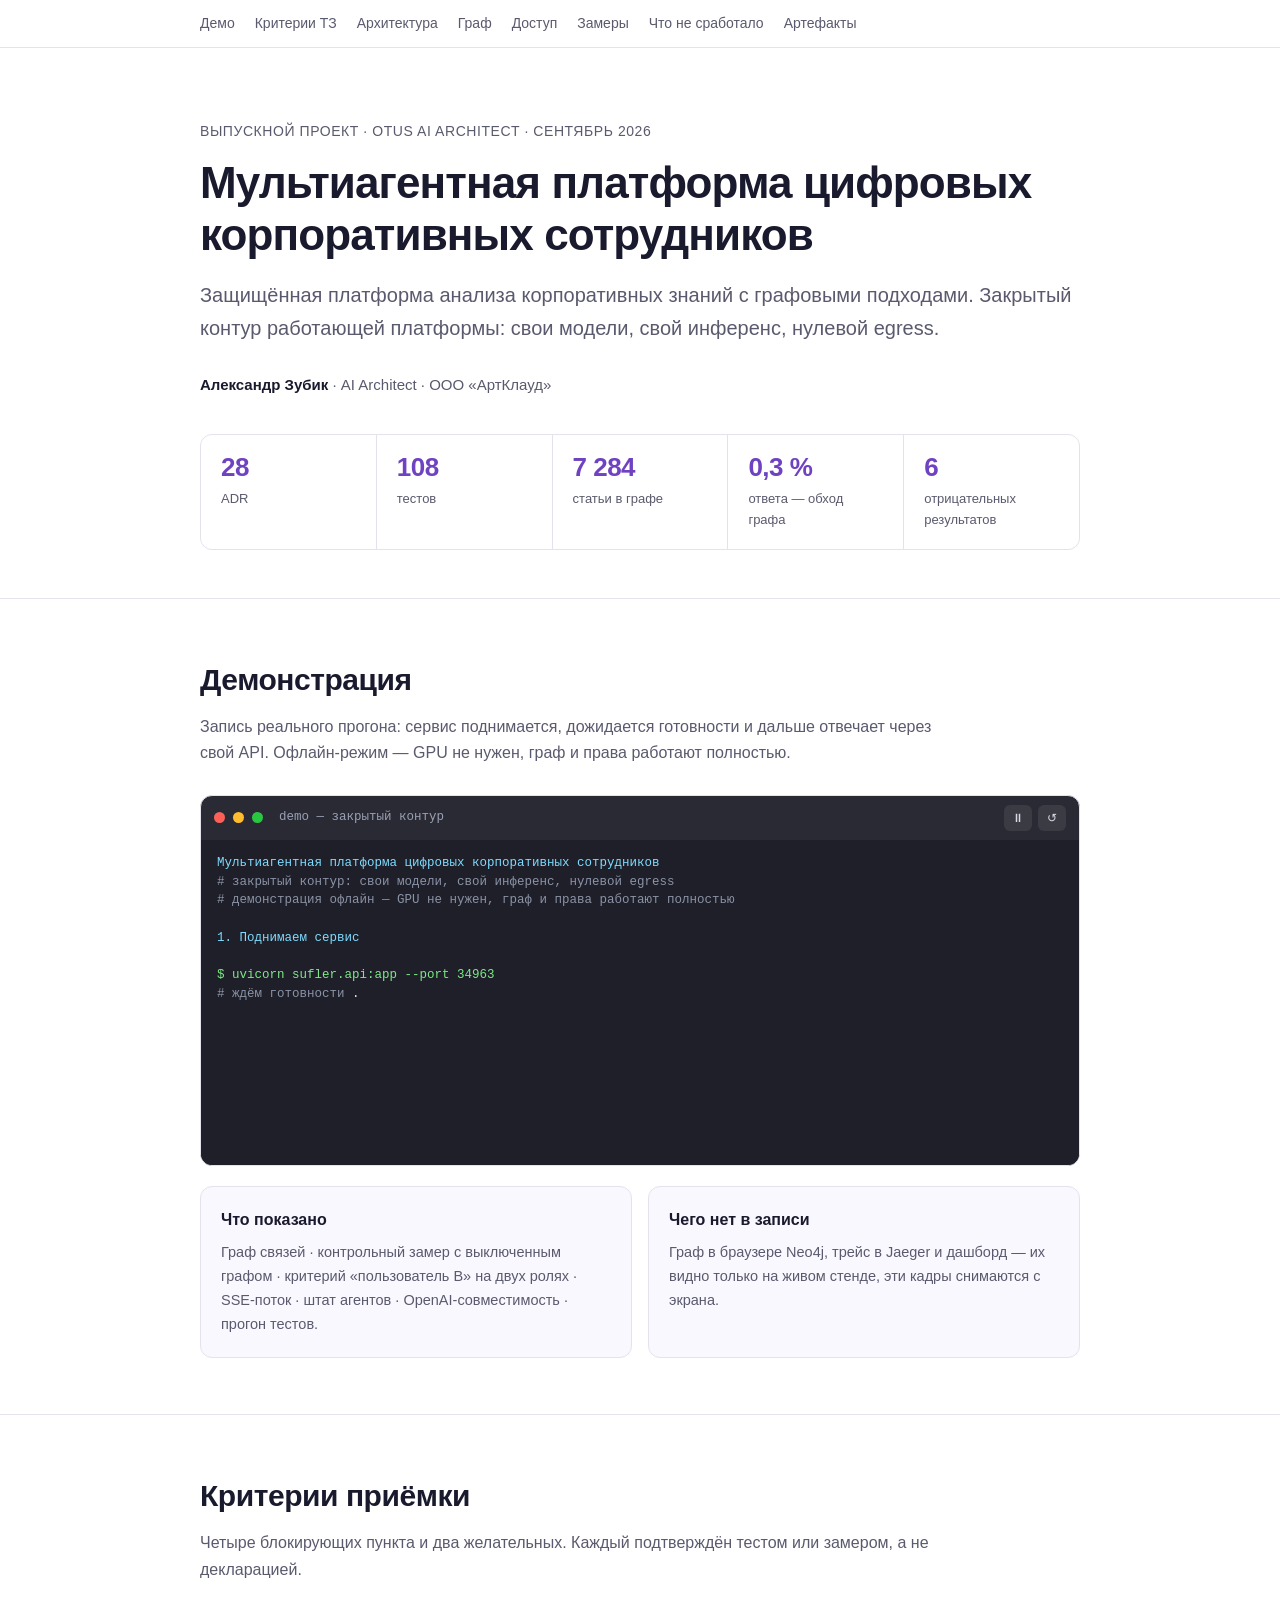
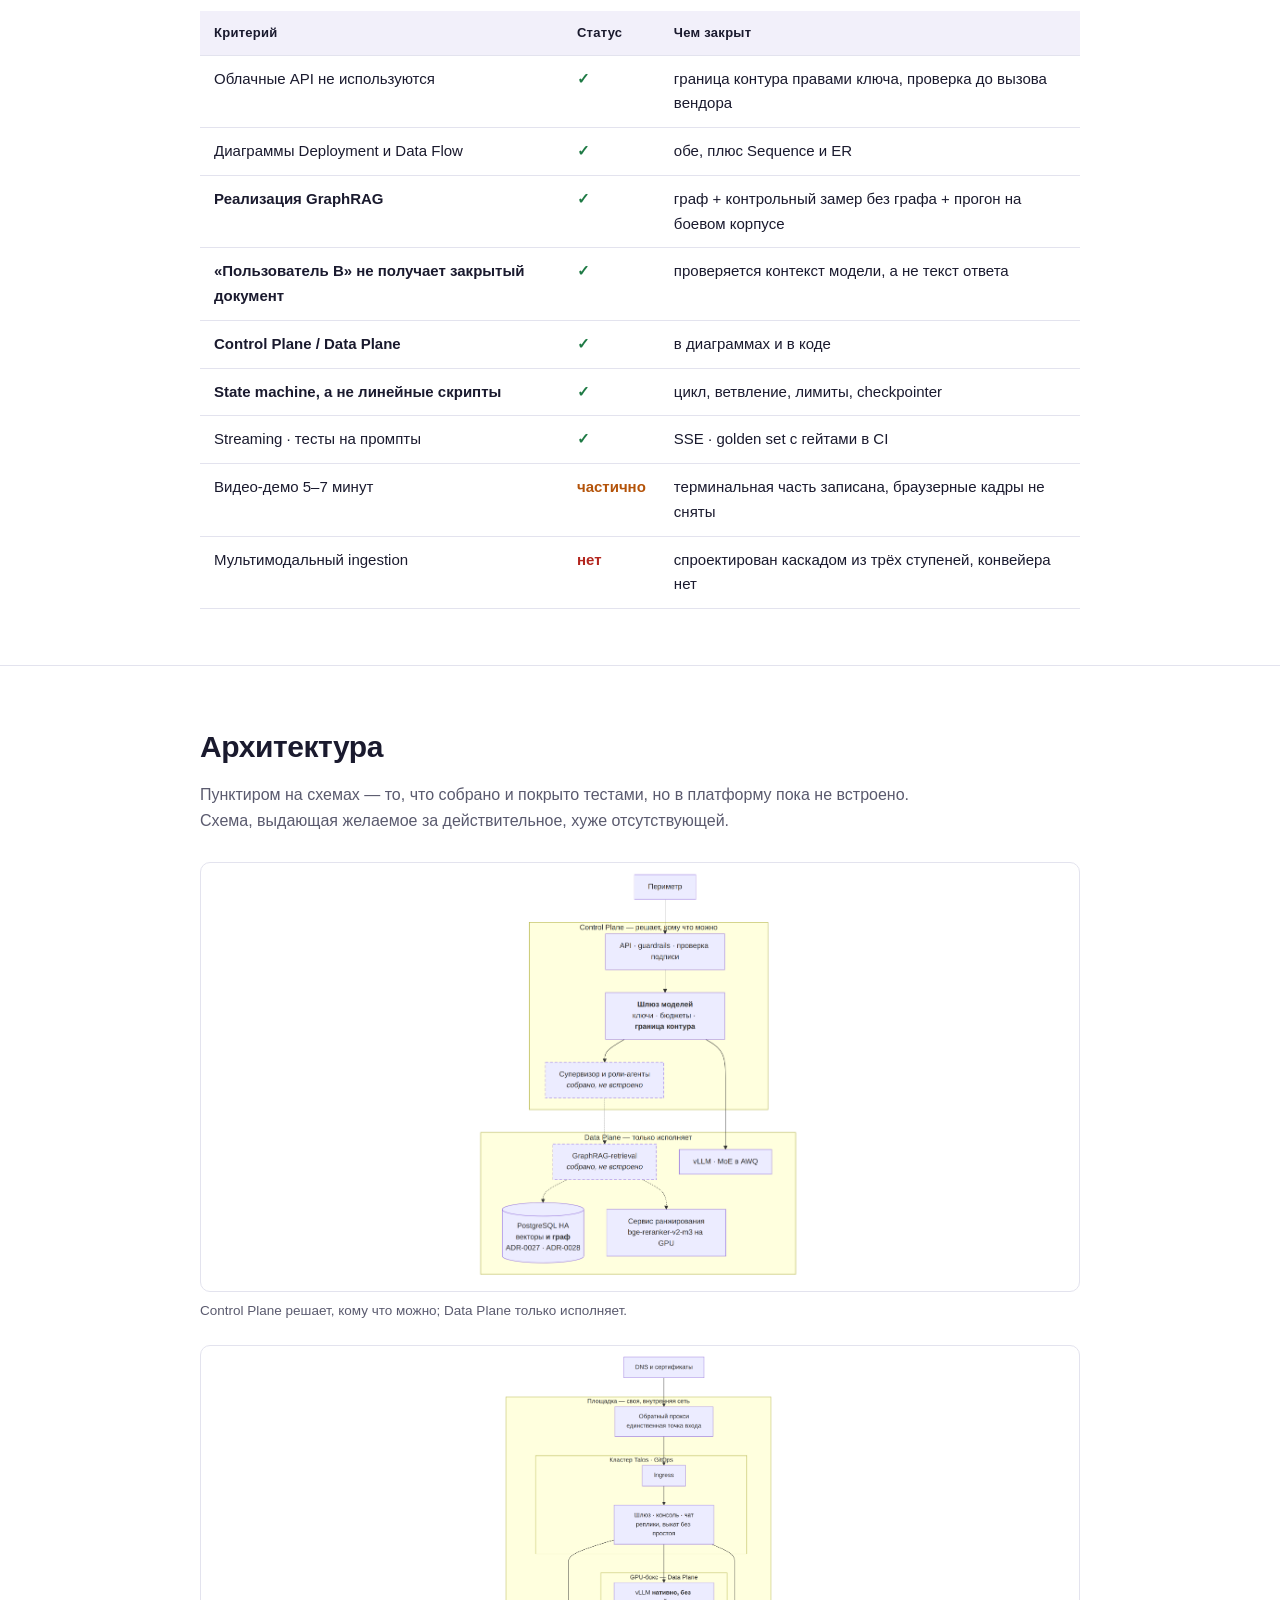
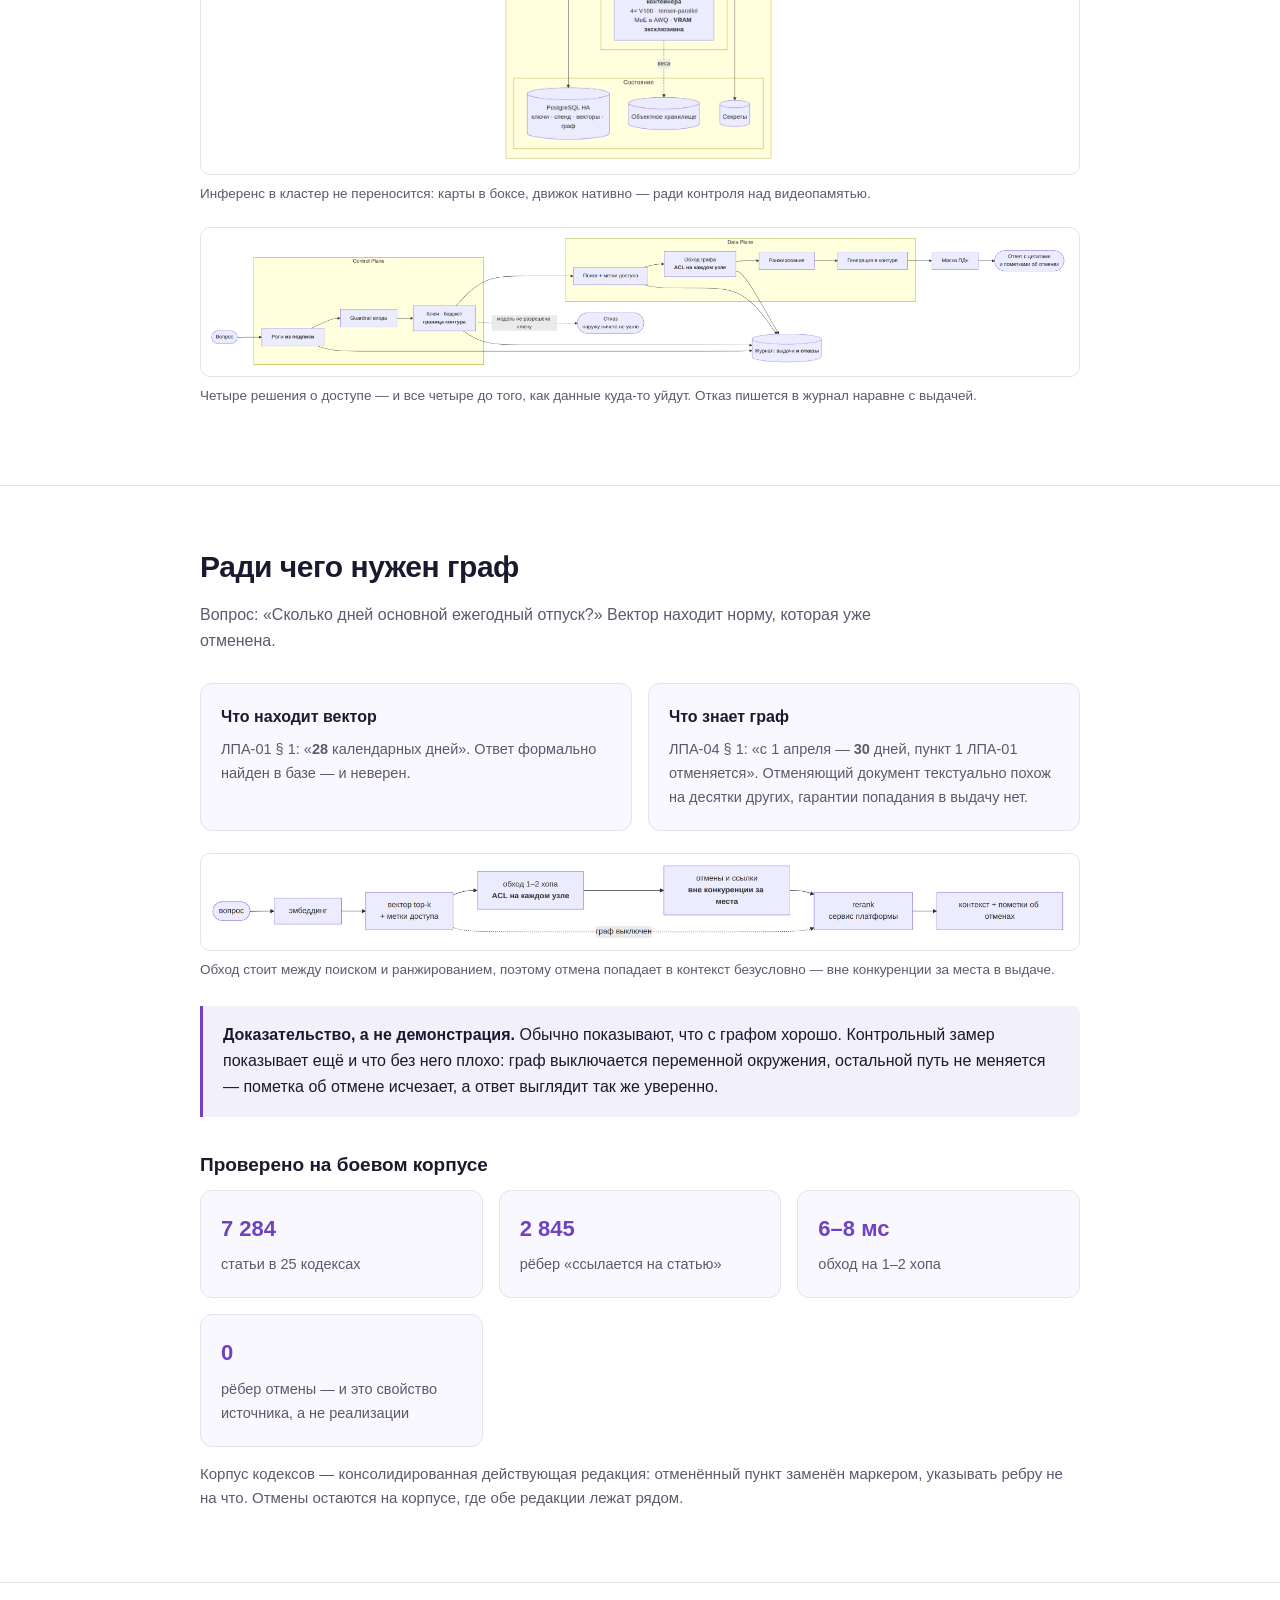
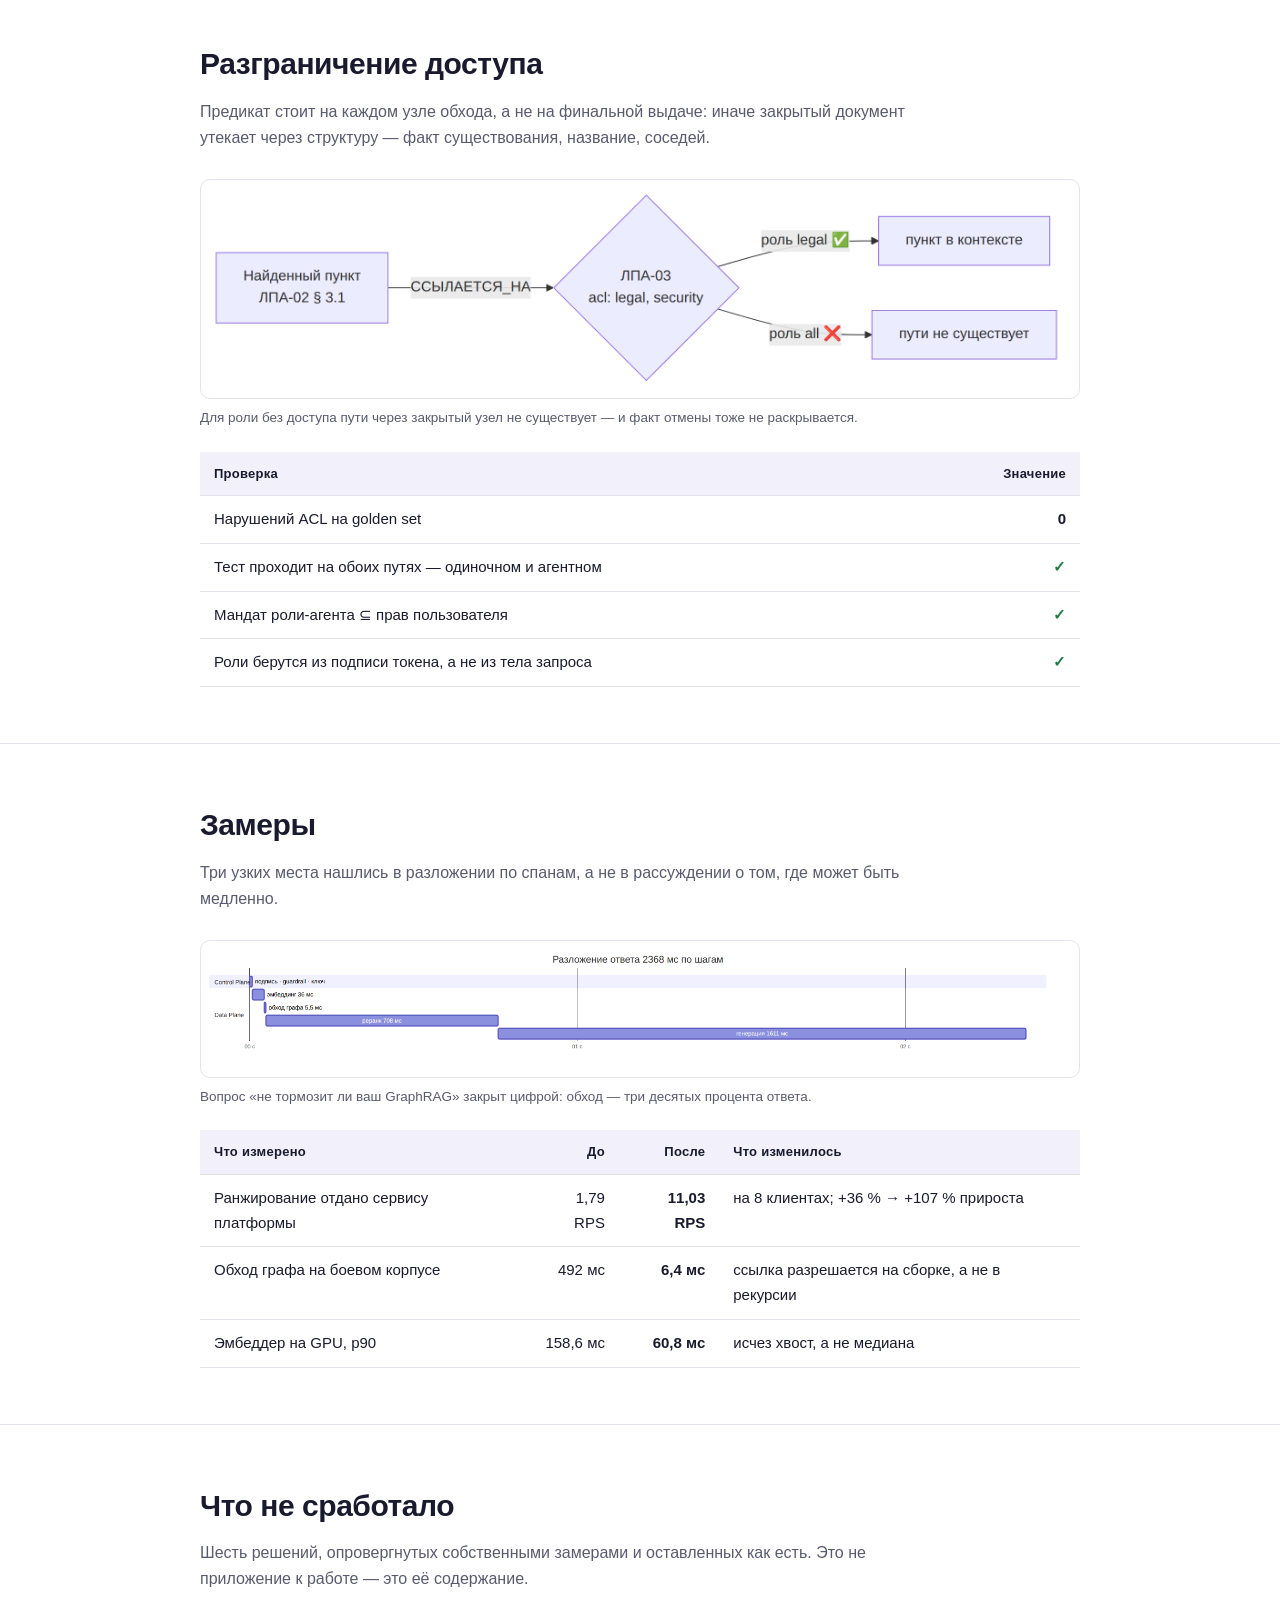
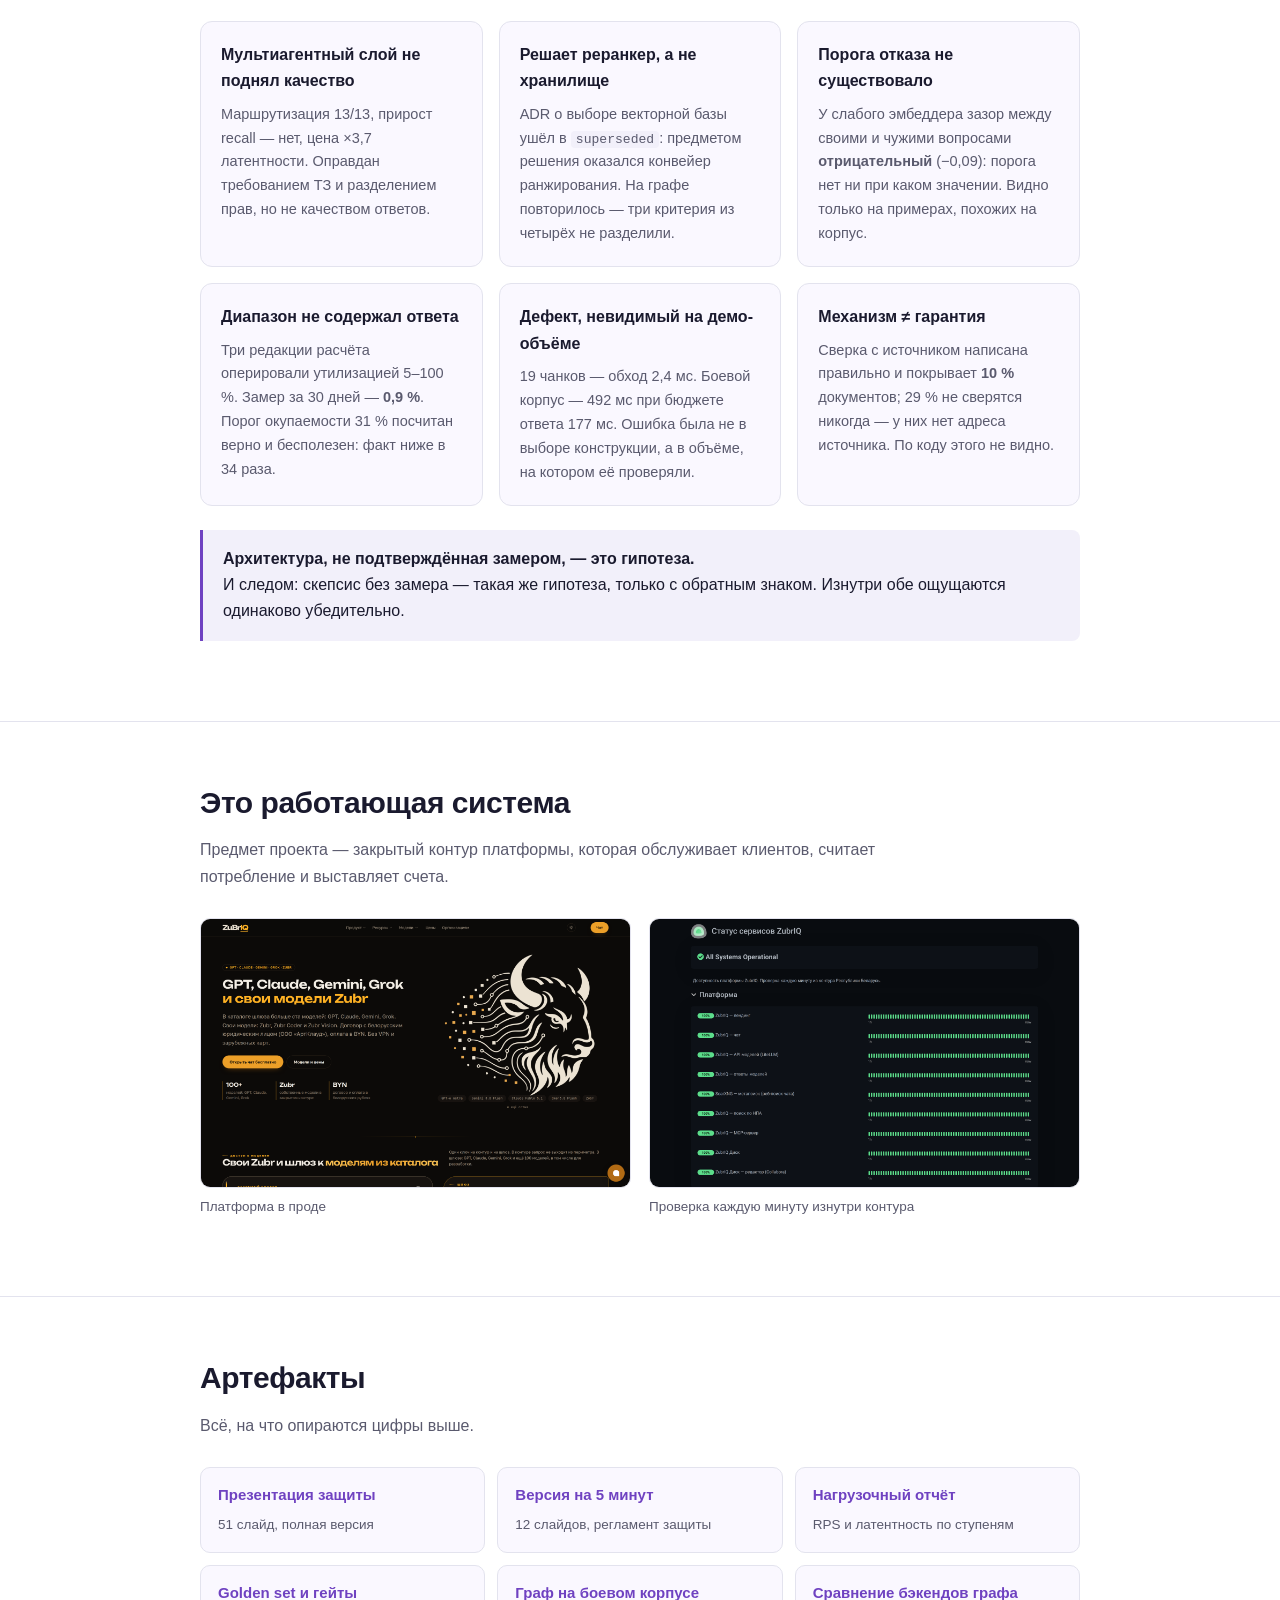
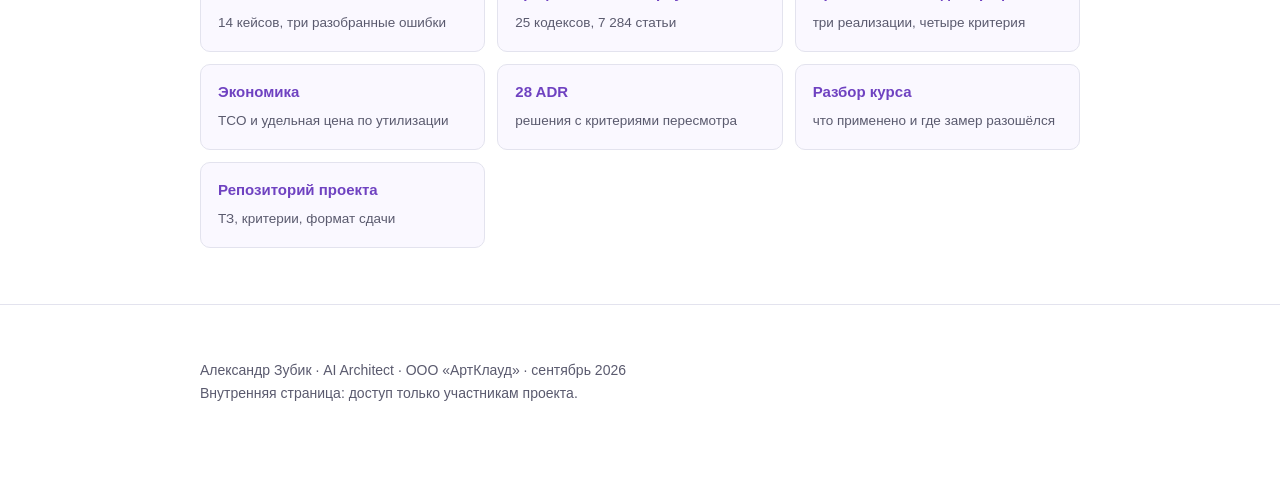
<file: landing/index.html>
<!doctype html>
<html lang="ru">
<head>
<meta charset="utf-8">
<meta name="viewport" content="width=device-width, initial-scale=1">
<title>Мультиагентная платформа цифровых корпоративных сотрудников</title>
<style>
:root{
  --bg:#ffffff; --surface:#faf8ff; --ink:#1a1a2e; --muted:#5a5a6e;
  --line:#e3e3ee; --accent:#6f42c1; --accent-soft:#f2f0fa;
  --ok:#1f7a45; --warn:#b45309; --bad:#b3261e;
  --term-bg:#1e1f28; --term-fg:#e6e6ee;
}
@media (prefers-color-scheme: dark){
  :root{
    --bg:#15151d; --surface:#1c1c26; --ink:#e8e8f0; --muted:#a0a0b4;
    --line:#2c2c3a; --accent:#a78bfa; --accent-soft:#232030;
    --ok:#4ade80; --warn:#fbbf24; --bad:#f87171;
  }
}
*{box-sizing:border-box}
html{scroll-behavior:smooth}
body{
  margin:0; background:var(--bg); color:var(--ink);
  font:16px/1.65 -apple-system,BlinkMacSystemFont,"Segoe UI",Roboto,"Helvetica Neue",Arial,sans-serif;
  -webkit-font-smoothing:antialiased;
}
.wrap{max-width:920px; margin:0 auto; padding:0 20px}
a{color:var(--accent); text-decoration:none}
a:hover{text-decoration:underline}
code{font-family:ui-monospace,SFMono-Regular,Menlo,Consolas,monospace; font-size:.9em;
  background:var(--accent-soft); padding:1px 5px; border-radius:4px}

/* ── шапка ── */
header{padding:72px 0 48px; border-bottom:1px solid var(--line)}
.eyebrow{color:var(--muted); font-size:14px; letter-spacing:.04em; text-transform:uppercase; margin:0 0 14px}
h1{font-size:clamp(28px,4.4vw,44px); line-height:1.18; margin:0 0 18px; letter-spacing:-.02em}
.lede{font-size:clamp(17px,2vw,20px); color:var(--muted); margin:0 0 28px; max-width:44em}
.by{color:var(--muted); font-size:15px}
.by strong{color:var(--ink)}

/* ── цифры ── */
.stats{display:grid; grid-template-columns:repeat(auto-fit,minmax(150px,1fr)); gap:1px;
  background:var(--line); border:1px solid var(--line); border-radius:12px; overflow:hidden; margin:36px 0 0}
.stat{background:var(--bg); padding:18px 20px}
.stat b{display:block; font-size:26px; line-height:1.15; color:var(--accent); letter-spacing:-.02em}
.stat span{display:block; font-size:13px; color:var(--muted); margin-top:5px}

section{padding:56px 0; border-bottom:1px solid var(--line)}
h2{font-size:clamp(22px,2.8vw,30px); margin:0 0 10px; letter-spacing:-.015em}
h2 + .sub{color:var(--muted); margin:0 0 28px; max-width:46em}
h3{font-size:19px; margin:32px 0 10px}

/* ── таблицы ── */
.scroll{overflow-x:auto; -webkit-overflow-scrolling:touch}
table{border-collapse:collapse; width:100%; font-size:15px; min-width:520px}
th,td{text-align:left; padding:11px 14px; border-bottom:1px solid var(--line); vertical-align:top}
th{background:var(--accent-soft); font-weight:600; font-size:13px; letter-spacing:.02em}
td.num,th.num{text-align:right; font-variant-numeric:tabular-nums}
.yes{color:var(--ok); font-weight:600}
.no{color:var(--bad); font-weight:600}
.part{color:var(--warn); font-weight:600}

/* ── карточки ── */
.cards{display:grid; grid-template-columns:repeat(auto-fit,minmax(260px,1fr)); gap:16px; margin-top:8px}
.card{background:var(--surface); border:1px solid var(--line); border-radius:12px; padding:20px}
.card h4{margin:0 0 8px; font-size:16px}
.card p{margin:0; color:var(--muted); font-size:14.5px}
.card .fig{display:block; font-size:22px; color:var(--accent); font-weight:700; margin-bottom:6px;
  font-variant-numeric:tabular-nums}

blockquote{margin:24px 0; padding:16px 20px; background:var(--accent-soft);
  border-left:3px solid var(--accent); border-radius:0 8px 8px 0}
blockquote p{margin:0}

/* ── терминал ── */
.term-shell{background:var(--term-bg); border-radius:12px; overflow:hidden; border:1px solid var(--line)}
.term-bar{display:flex; align-items:center; gap:8px; padding:9px 13px; background:rgba(255,255,255,.05)}
.dot{width:11px; height:11px; border-radius:50%}
.term-bar .t{margin-left:8px; color:#9aa0b4; font-size:12.5px;
  font-family:ui-monospace,Menlo,Consolas,monospace}
.term-bar .ctl{margin-left:auto; display:flex; gap:6px}
.term-bar button{background:rgba(255,255,255,.08); color:#d8d8e4; border:0; border-radius:6px;
  width:28px; height:26px; cursor:pointer; font-size:12px; line-height:1}
.term-bar button:hover{background:rgba(255,255,255,.16)}
pre.term{margin:0; padding:14px 16px; color:var(--term-fg); background:var(--term-bg);
  font-family:ui-monospace,SFMono-Regular,Menlo,Consolas,monospace;
  font-size:12.5px; line-height:1.5; white-space:pre; overflow:auto; height:26em}
@media (max-width:640px){ pre.term{font-size:10.5px; height:22em} }
.t-g{color:#7ee787} .t-c{color:#7fdbff} .t-y{color:#f2cc60} .t-d{color:#8b93a7} .t-b{font-weight:700}

/* ── диаграммы ── */
figure{margin:0 0 22px}
/* Диаграммы mermaid высокие: во всю ширину страница растягивается на девять
   экранов и перестаёт читаться. Ограничиваем высоту, картинка остаётся
   кликабельной — полный размер открывается в соседней вкладке. */
figure img{display:block; width:100%; height:auto; max-height:430px; object-fit:contain;
  background:#fff; border:1px solid var(--line); border-radius:10px; padding:8px}
figure a:hover img{border-color:var(--accent)}
.shots figure img{max-height:none; padding:0}
figcaption{color:var(--muted); font-size:13.5px; margin-top:8px}
.shots{display:grid; grid-template-columns:repeat(auto-fit,minmax(280px,1fr)); gap:18px}

/* ── ссылки-артефакты ── */
.links{display:grid; grid-template-columns:repeat(auto-fit,minmax(240px,1fr)); gap:12px}
.link{display:block; background:var(--surface); border:1px solid var(--line); border-radius:10px;
  padding:15px 17px; color:inherit}
.link:hover{border-color:var(--accent); text-decoration:none}
.link b{display:block; color:var(--accent); font-size:15px; margin-bottom:3px}
.link span{color:var(--muted); font-size:13.5px}

footer{padding:40px 0 64px; color:var(--muted); font-size:14px}
.nav{position:sticky; top:0; z-index:5; background:color-mix(in srgb,var(--bg) 90%,transparent);
  backdrop-filter:blur(8px); border-bottom:1px solid var(--line)}
.nav ul{display:flex; gap:20px; list-style:none; margin:0; padding:12px 20px; max-width:920px;
  margin:0 auto; overflow-x:auto; font-size:14px}
.nav a{color:var(--muted); white-space:nowrap}
.nav a:hover{color:var(--accent); text-decoration:none}
</style>
</head>
<body>

<nav class="nav"><ul>
  <li><a href="#demo">Демо</a></li>
  <li><a href="#tz">Критерии ТЗ</a></li>
  <li><a href="#arch">Архитектура</a></li>
  <li><a href="#graph">Граф</a></li>
  <li><a href="#security">Доступ</a></li>
  <li><a href="#measure">Замеры</a></li>
  <li><a href="#negative">Что не сработало</a></li>
  <li><a href="#artifacts">Артефакты</a></li>
</ul></nav>

<header><div class="wrap">
  <p class="eyebrow">Выпускной проект · OTUS AI Architect · сентябрь 2026</p>
  <h1>Мультиагентная платформа цифровых корпоративных сотрудников</h1>
  <p class="lede">Защищённая платформа анализа корпоративных знаний с графовыми подходами.
    Закрытый контур работающей платформы: свои модели, свой инференс, нулевой egress.</p>
  <p class="by"><strong>Александр Зубик</strong> · AI Architect · ООО «АртКлауд»</p>

  <div class="stats">
    <div class="stat"><b>28</b><span>ADR</span></div>
    <div class="stat"><b>108</b><span>тестов</span></div>
    <div class="stat"><b>7 284</b><span>статьи в графе</span></div>
    <div class="stat"><b>0,3 %</b><span>ответа — обход графа</span></div>
    <div class="stat"><b>6</b><span>отрицательных результатов</span></div>
  </div>
</div></header>

<section id="demo"><div class="wrap">
  <h2>Демонстрация</h2>
  <p class="sub">Запись реального прогона: сервис поднимается, дожидается готовности и дальше
    отвечает через свой API. Офлайн-режим — GPU не нужен, граф и права работают полностью.</p>

  <div class="term-shell">
    <div class="term-bar">
      <span class="dot" style="background:#ff5f57"></span>
      <span class="dot" style="background:#febc2e"></span>
      <span class="dot" style="background:#28c840"></span>
      <span class="t">demo — закрытый контур</span>
      <span class="ctl">
        <button id="tg" title="Пауза / продолжить">⏸</button>
        <button id="rs" title="Сначала">↺</button>
      </span>
    </div>
    <pre class="term" id="term" data-src="../final-project/docs/demo/demo.cast"></pre>
  </div>

  <div class="cards" style="margin-top:20px">
    <div class="card"><h4>Что показано</h4><p>Граф связей · контрольный замер с выключенным
      графом · критерий «пользователь B» на двух ролях · SSE-поток · штат агентов ·
      OpenAI-совместимость · прогон тестов.</p></div>
    <div class="card"><h4>Чего нет в записи</h4><p>Граф в браузере Neo4j, трейс в Jaeger
      и дашборд — их видно только на живом стенде, эти кадры снимаются с экрана.</p></div>
  </div>
</div></section>

<section id="tz"><div class="wrap">
  <h2>Критерии приёмки</h2>
  <p class="sub">Четыре блокирующих пункта и два желательных. Каждый подтверждён тестом или
    замером, а не декларацией.</p>
  <div class="scroll"><table>
    <tr><th>Критерий</th><th>Статус</th><th>Чем закрыт</th></tr>
    <tr><td>Облачные API не используются</td><td class="yes">✓</td>
        <td>граница контура правами ключа, проверка до вызова вендора</td></tr>
    <tr><td>Диаграммы Deployment и Data Flow</td><td class="yes">✓</td>
        <td>обе, плюс Sequence и ER</td></tr>
    <tr><td><b>Реализация GraphRAG</b></td><td class="yes">✓</td>
        <td>граф + контрольный замер без графа + прогон на боевом корпусе</td></tr>
    <tr><td><b>«Пользователь B» не получает закрытый документ</b></td><td class="yes">✓</td>
        <td>проверяется контекст модели, а не текст ответа</td></tr>
    <tr><td><b>Control Plane / Data Plane</b></td><td class="yes">✓</td>
        <td>в диаграммах и в коде</td></tr>
    <tr><td><b>State machine, а не линейные скрипты</b></td><td class="yes">✓</td>
        <td>цикл, ветвление, лимиты, checkpointer</td></tr>
    <tr><td>Streaming · тесты на промпты</td><td class="yes">✓</td>
        <td>SSE · golden set с гейтами в CI</td></tr>
    <tr><td>Видео-демо 5–7 минут</td><td class="part">частично</td>
        <td>терминальная часть записана, браузерные кадры не сняты</td></tr>
    <tr><td>Мультимодальный ingestion</td><td class="no">нет</td>
        <td>спроектирован каскадом из трёх ступеней, конвейера нет</td></tr>
  </table></div>
</div></section>

<section id="arch"><div class="wrap">
  <h2>Архитектура</h2>
  <p class="sub">Пунктиром на схемах — то, что собрано и покрыто тестами, но в платформу пока
    не встроено. Схема, выдающая желаемое за действительное, хуже отсутствующей.</p>

  <figure>
    <a href="../final-project/docs/presentation-assets/diagram-e1332fcb7f.png" target="_blank" rel="noopener" title="Открыть в полном размере"><img loading="lazy" src="../final-project/docs/presentation-assets/diagram-e1332fcb7f.png"
         alt="C4: контейнеры, Control Plane и Data Plane"></a>
    <figcaption>Control Plane решает, кому что можно; Data Plane только исполняет.</figcaption>
  </figure>
  <figure>
    <a href="../final-project/docs/presentation-assets/diagram-cb3d94ec1b.png" target="_blank" rel="noopener" title="Открыть в полном размере"><img loading="lazy" src="../final-project/docs/presentation-assets/diagram-cb3d94ec1b.png"
         alt="Deployment"></a>
    <figcaption>Инференс в кластер не переносится: карты в боксе, движок нативно —
      ради контроля над видеопамятью.</figcaption>
  </figure>
  <figure>
    <a href="../final-project/docs/presentation-assets/diagram-fc6a457024.png" target="_blank" rel="noopener" title="Открыть в полном размере"><img loading="lazy" src="../final-project/docs/presentation-assets/diagram-fc6a457024.png"
         alt="Data Flow"></a>
    <figcaption>Четыре решения о доступе — и все четыре до того, как данные куда-то уйдут.
      Отказ пишется в журнал наравне с выдачей.</figcaption>
  </figure>
</div></section>

<section id="graph"><div class="wrap">
  <h2>Ради чего нужен граф</h2>
  <p class="sub">Вопрос: «Сколько дней основной ежегодный отпуск?» Вектор находит норму,
    которая уже отменена.</p>

  <div class="cards">
    <div class="card"><h4>Что находит вектор</h4>
      <p>ЛПА-01 § 1: «<b>28</b> календарных дней». Ответ формально найден в базе — и неверен.</p></div>
    <div class="card"><h4>Что знает граф</h4>
      <p>ЛПА-04 § 1: «с 1 апреля — <b>30</b> дней, пункт 1 ЛПА-01 отменяется».
        Отменяющий документ текстуально похож на десятки других, гарантии попадания в выдачу нет.</p></div>
  </div>

  <figure style="margin-top:22px">
    <a href="../final-project/docs/presentation-assets/diagram-a5af591404.png" target="_blank" rel="noopener" title="Открыть в полном размере"><img loading="lazy" src="../final-project/docs/presentation-assets/diagram-a5af591404.png"
         alt="Retrieval: куда вставлен граф"></a>
    <figcaption>Обход стоит между поиском и ранжированием, поэтому отмена попадает в контекст
      безусловно — вне конкуренции за места в выдаче.</figcaption>
  </figure>

  <blockquote><p><b>Доказательство, а не демонстрация.</b> Обычно показывают, что с графом
    хорошо. Контрольный замер показывает ещё и что без него плохо: граф выключается переменной
    окружения, остальной путь не меняется — пометка об отмене исчезает, а ответ выглядит так же
    уверенно.</p></blockquote>

  <h3>Проверено на боевом корпусе</h3>
  <div class="cards">
    <div class="card"><span class="fig">7 284</span><p>статьи в 25 кодексах</p></div>
    <div class="card"><span class="fig">2 845</span><p>рёбер «ссылается на статью»</p></div>
    <div class="card"><span class="fig">6–8 мс</span><p>обход на 1–2 хопа</p></div>
    <div class="card"><span class="fig">0</span><p>рёбер отмены — и это свойство источника,
      а не реализации</p></div>
  </div>
  <p style="color:var(--muted); font-size:15px">Корпус кодексов — консолидированная действующая
    редакция: отменённый пункт заменён маркером, указывать ребру не на что. Отмены остаются на
    корпусе, где обе редакции лежат рядом.</p>
</div></section>

<section id="security"><div class="wrap">
  <h2>Разграничение доступа</h2>
  <p class="sub">Предикат стоит на каждом узле обхода, а не на финальной выдаче: иначе закрытый
    документ утекает через структуру — факт существования, название, соседей.</p>

  <figure>
    <a href="../final-project/docs/presentation-assets/diagram-08c3b3c77d.png" target="_blank" rel="noopener" title="Открыть в полном размере"><img loading="lazy" src="../final-project/docs/presentation-assets/diagram-08c3b3c77d.png"
         alt="ACL на каждом узле обхода"></a>
    <figcaption>Для роли без доступа пути через закрытый узел не существует —
      и факт отмены тоже не раскрывается.</figcaption>
  </figure>

  <div class="scroll"><table>
    <tr><th>Проверка</th><th class="num">Значение</th></tr>
    <tr><td>Нарушений ACL на golden set</td><td class="num"><b>0</b></td></tr>
    <tr><td>Тест проходит на обоих путях — одиночном и агентном</td><td class="num yes">✓</td></tr>
    <tr><td>Мандат роли-агента ⊆ прав пользователя</td><td class="num yes">✓</td></tr>
    <tr><td>Роли берутся из подписи токена, а не из тела запроса</td><td class="num yes">✓</td></tr>
  </table></div>
</div></section>

<section id="measure"><div class="wrap">
  <h2>Замеры</h2>
  <p class="sub">Три узких места нашлись в разложении по спанам, а не в рассуждении о том,
    где может быть медленно.</p>

  <figure>
    <a href="../final-project/docs/presentation-assets/diagram-917d30eb61.png" target="_blank" rel="noopener" title="Открыть в полном размере"><img loading="lazy" src="../final-project/docs/presentation-assets/diagram-917d30eb61.png"
         alt="Разложение ответа по шагам"></a>
    <figcaption>Вопрос «не тормозит ли ваш GraphRAG» закрыт цифрой: обход — три десятых
      процента ответа.</figcaption>
  </figure>

  <div class="scroll"><table>
    <tr><th>Что измерено</th><th class="num">До</th><th class="num">После</th><th>Что изменилось</th></tr>
    <tr><td>Ранжирование отдано сервису платформы</td><td class="num">1,79 RPS</td>
        <td class="num"><b>11,03 RPS</b></td><td>на 8 клиентах; +36 % → +107 % прироста</td></tr>
    <tr><td>Обход графа на боевом корпусе</td><td class="num">492 мс</td>
        <td class="num"><b>6,4 мс</b></td><td>ссылка разрешается на сборке, а не в рекурсии</td></tr>
    <tr><td>Эмбеддер на GPU, p90</td><td class="num">158,6 мс</td>
        <td class="num"><b>60,8 мс</b></td><td>исчез хвост, а не медиана</td></tr>
  </table></div>
</div></section>

<section id="negative"><div class="wrap">
  <h2>Что не сработало</h2>
  <p class="sub">Шесть решений, опровергнутых собственными замерами и оставленных как есть.
    Это не приложение к работе — это её содержание.</p>

  <div class="cards">
    <div class="card"><h4>Мультиагентный слой не поднял качество</h4>
      <p>Маршрутизация 13/13, прирост recall — нет, цена ×3,7 латентности. Оправдан требованием
        ТЗ и разделением прав, но не качеством ответов.</p></div>
    <div class="card"><h4>Решает реранкер, а не хранилище</h4>
      <p>ADR о выборе векторной базы ушёл в <code>superseded</code>: предметом решения оказался
        конвейер ранжирования. На графе повторилось — три критерия из четырёх не разделили.</p></div>
    <div class="card"><h4>Порога отказа не существовало</h4>
      <p>У слабого эмбеддера зазор между своими и чужими вопросами <b>отрицательный</b> (−0,09):
        порога нет ни при каком значении. Видно только на примерах, похожих на корпус.</p></div>
    <div class="card"><h4>Диапазон не содержал ответа</h4>
      <p>Три редакции расчёта оперировали утилизацией 5–100 %. Замер за 30 дней — <b>0,9 %</b>.
        Порог окупаемости 31 % посчитан верно и бесполезен: факт ниже в 34 раза.</p></div>
    <div class="card"><h4>Дефект, невидимый на демо-объёме</h4>
      <p>19 чанков — обход 2,4 мс. Боевой корпус — 492 мс при бюджете ответа 177 мс. Ошибка была
        не в выборе конструкции, а в объёме, на котором её проверяли.</p></div>
    <div class="card"><h4>Механизм ≠ гарантия</h4>
      <p>Сверка с источником написана правильно и покрывает <b>10 %</b> документов; 29 % не
        сверятся никогда — у них нет адреса источника. По коду этого не видно.</p></div>
  </div>

  <blockquote><p><b>Архитектура, не подтверждённая замером, — это гипотеза.</b><br>
    И следом: скепсис без замера — такая же гипотеза, только с обратным знаком.
    Изнутри обе ощущаются одинаково убедительно.</p></blockquote>
</div></section>

<section id="platform"><div class="wrap">
  <h2>Это работающая система</h2>
  <p class="sub">Предмет проекта — закрытый контур платформы, которая обслуживает клиентов,
    считает потребление и выставляет счета.</p>
  <div class="shots">
    <figure><img loading="lazy" src="../final-project/docs/presentation-assets/shot-landing.png"
      alt="Платформа"><figcaption>Платформа в проде</figcaption></figure>
    <figure><img loading="lazy" src="../final-project/docs/presentation-assets/shot-status.png"
      alt="Мониторинг"><figcaption>Проверка каждую минуту изнутри контура</figcaption></figure>
  </div>
</div></section>

<section id="artifacts"><div class="wrap">
  <h2>Артефакты</h2>
  <p class="sub">Всё, на что опираются цифры выше.</p>
  <div class="links">
    <a class="link" href="../final-project/docs/presentation.pdf"><b>Презентация защиты</b>
      <span>51 слайд, полная версия</span></a>
    <a class="link" href="../final-project/docs/presentation-5min.pdf"><b>Версия на 5 минут</b>
      <span>12 слайдов, регламент защиты</span></a>
    <a class="link" href="../final-project/docs/load-report/"><b>Нагрузочный отчёт</b>
      <span>RPS и латентность по ступеням</span></a>
    <a class="link" href="../final-project/docs/eval-report/"><b>Golden set и гейты</b>
      <span>14 кейсов, три разобранные ошибки</span></a>
    <a class="link" href="../final-project/docs/npa-graph-report/"><b>Граф на боевом корпусе</b>
      <span>25 кодексов, 7 284 статьи</span></a>
    <a class="link" href="../final-project/docs/graph-backends/"><b>Сравнение бэкендов графа</b>
      <span>три реализации, четыре критерия</span></a>
    <a class="link" href="../final-project/docs/economics/tco/"><b>Экономика</b>
      <span>TCO и удельная цена по утилизации</span></a>
    <a class="link" href="../final-project/docs/adr/"><b>28 ADR</b>
      <span>решения с критериями пересмотра</span></a>
    <a class="link" href="../kurs/kurs-polnyy/"><b>Разбор курса</b>
      <span>что применено и где замер разошёлся</span></a>
    <a class="link" href="../final-project/"><b>Репозиторий проекта</b>
      <span>ТЗ, критерии, формат сдачи</span></a>
  </div>
</div></section>

<footer><div class="wrap">
  <p>Александр Зубик · AI Architect · ООО «АртКлауд» · сентябрь 2026<br>
  Внутренняя страница: доступ только участникам проекта.</p>
</div></footer>

<script>
/* Плеер asciicast v2: печатает запись по её таймингам прямо в <pre>.
   Без внешних зависимостей — файл .cast лежит рядом в репозитории.
   Длинные паузы поджимаются: в записи есть загрузка модели, смотреть её незачем. */
(function () {
  var el = document.getElementById('term');
  if (!el) return;
  var CLS = {32:'t-g', 36:'t-c', 33:'t-y', 2:'t-d', 1:'t-b'};
  var IDLE = 1.2;      // потолок паузы между событиями, с
  var events = [], timer = null, i = 0, started = 0, paused = false, text = '';

  function esc(s){ return s.replace(/&/g,'&amp;').replace(/</g,'&lt;'); }

  /* Очистка экрана. Сценарий демо начинается с `clear`, и без этого шапка
     терминала накладывается на первый кадр: мы печатаем накопленный текст
     целиком, а не эмулируем курсор. Всё до последней очистки отбрасываем. */
  function afterClear(raw){
    var last = -1, re = /\x1b\[[0-3]?J/g, m;
    while ((m = re.exec(raw))) last = m.index + m[0].length;
    return last > 0 ? raw.slice(last) : raw;
  }

  /* ANSI → span. Поддерживаем ровно то, что использует сценарий демо. */
  function render(raw){
    raw = afterClear(raw);
    var out = '', open = false, cls = '', j = 0;
    while (j < raw.length){
      var m = /^\x1b\[([0-9;]*)m/.exec(raw.slice(j));
      if (m){
        var codes = m[1].split(';').map(Number);
        var next = '';
        codes.forEach(function(c){ if (CLS[c]) next = next ? next + ' ' + CLS[c] : CLS[c]; });
        if (codes.indexOf(0) !== -1) next = '';
        if (open) { out += '</span>'; open = false; }
        if (next) { out += '<span class="' + next + '">'; open = true; }
        cls = next; j += m[0].length; continue;
      }
      /* прочие escape-последовательности (очистка экрана и т.п.) пропускаем */
      var e = /^\x1b\[[0-9;?]*[A-Za-z]/.exec(raw.slice(j));
      if (e){ if (raw.slice(j, j + e[0].length).indexOf('H') !== -1) {} j += e[0].length; continue; }
      var ch = raw[j];
      if (ch === '\r'){ j++; continue; }
      out += esc(ch); j++;
    }
    if (open) out += '</span>';
    return out;
  }

  function step(){
    if (paused || i >= events.length) return;
    var ev = events[i];
    text += ev[2];
    el.innerHTML = render(text);
    el.scrollTop = el.scrollHeight;
    i++;
    if (i < events.length){
      var gap = Math.min(events[i][0] - ev[0], IDLE);
      timer = setTimeout(step, Math.max(gap, 0.02) * 1000);
    }
  }

  function reset(){
    clearTimeout(timer); i = 0; text = ''; paused = false;
    document.getElementById('tg').textContent = '⏸';
    el.innerHTML = '';
    step();
  }

  fetch(el.dataset.src).then(function(r){ return r.text(); }).then(function(body){
    var lines = body.split('\n').filter(Boolean);
    lines.slice(1).forEach(function(l){
      try { var e = JSON.parse(l); if (e[1] === 'o') events.push(e); } catch (_) {}
    });
    if (!events.length) { el.textContent = 'запись недоступна'; return; }
    step();
  }).catch(function(){ el.textContent = 'не удалось загрузить запись демонстрации'; });

  document.getElementById('tg').onclick = function(){
    paused = !paused;
    this.textContent = paused ? '▶' : '⏸';
    if (!paused) step();
  };
  document.getElementById('rs').onclick = reset;
})();
</script>
</body>
</html>
</file>
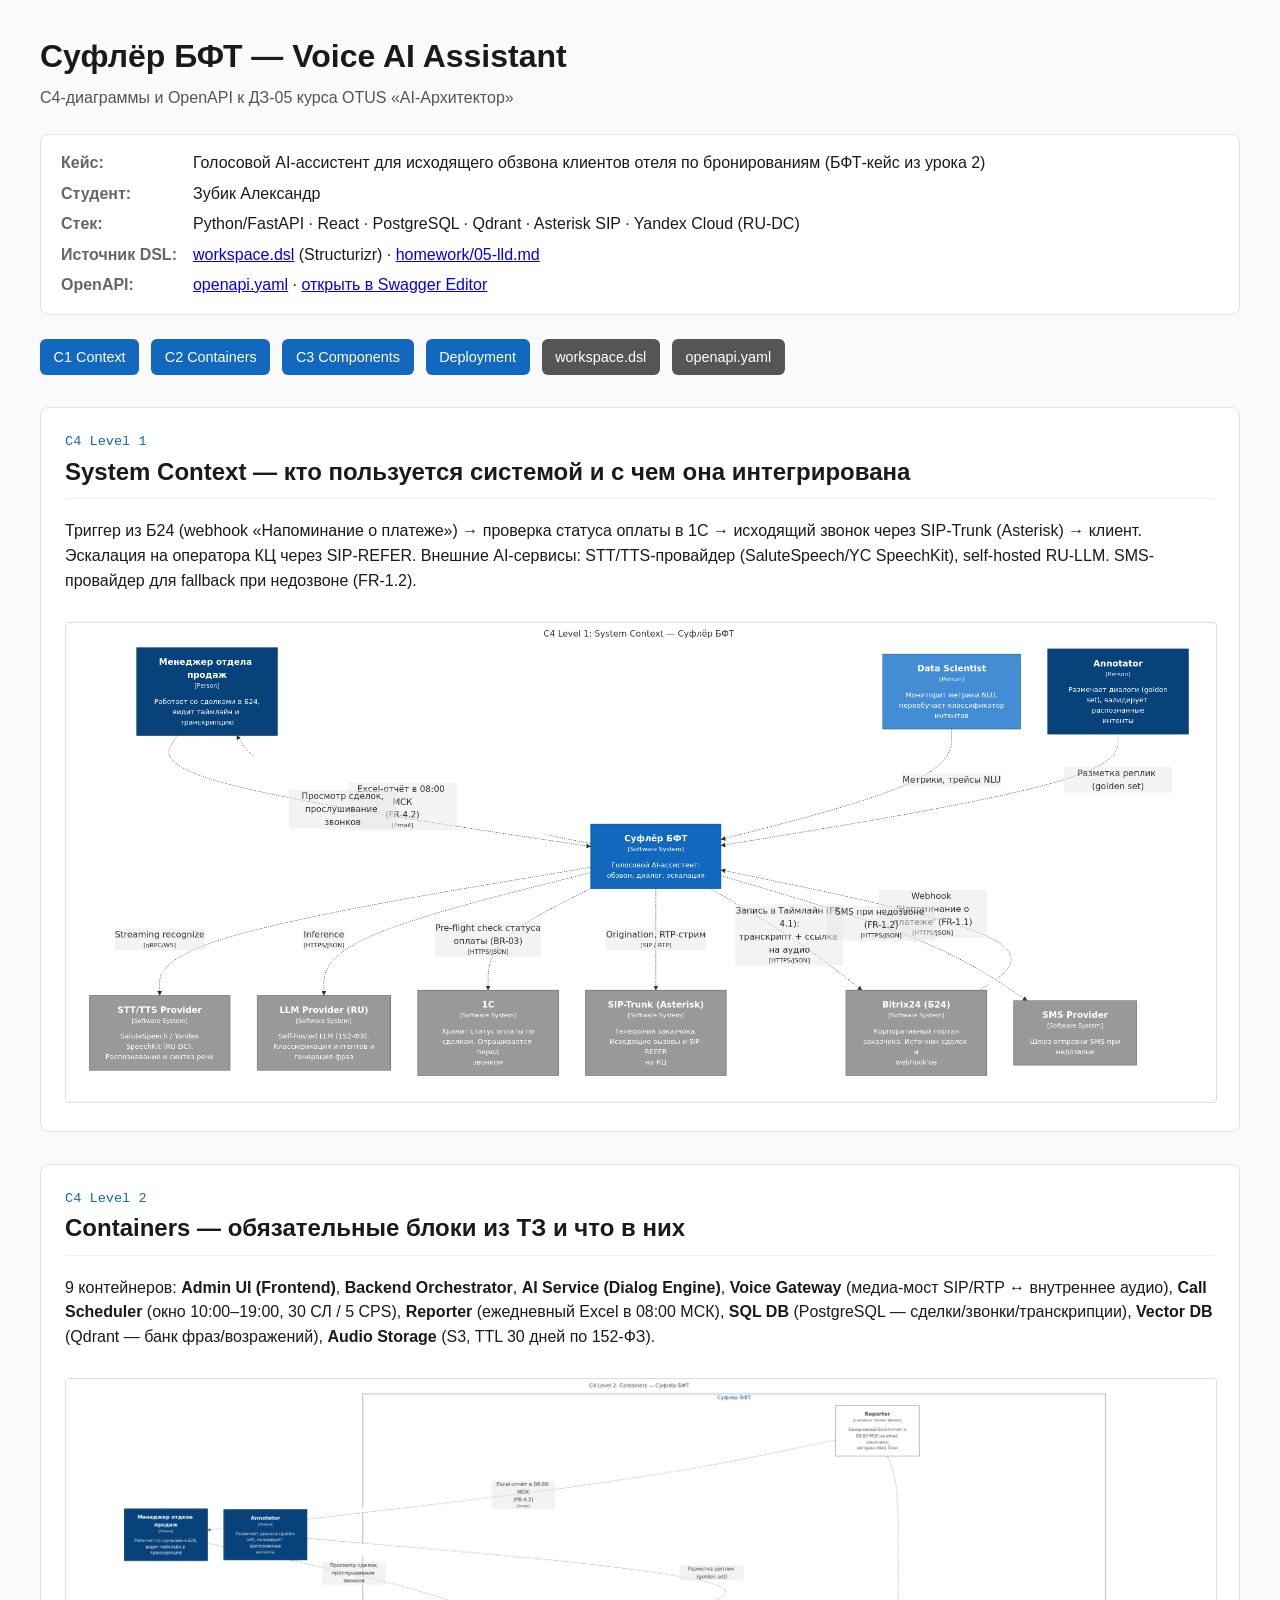
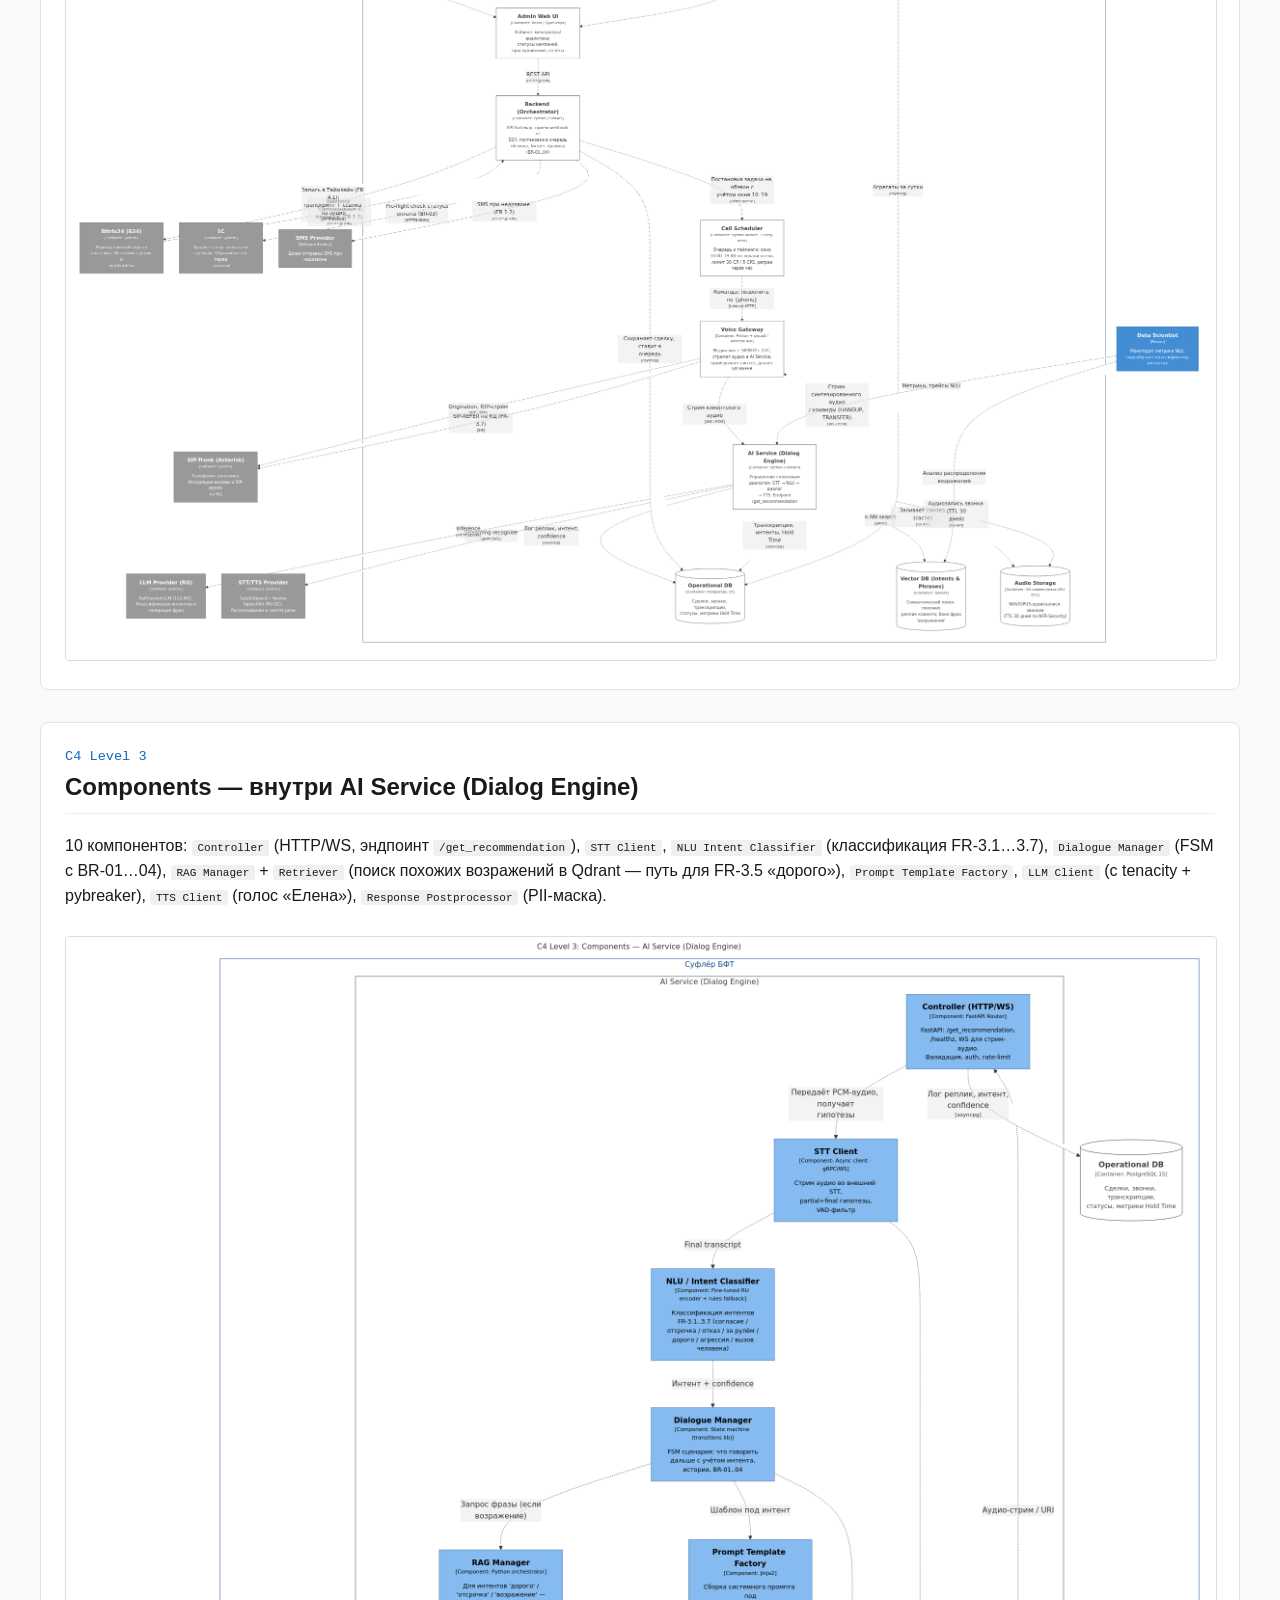
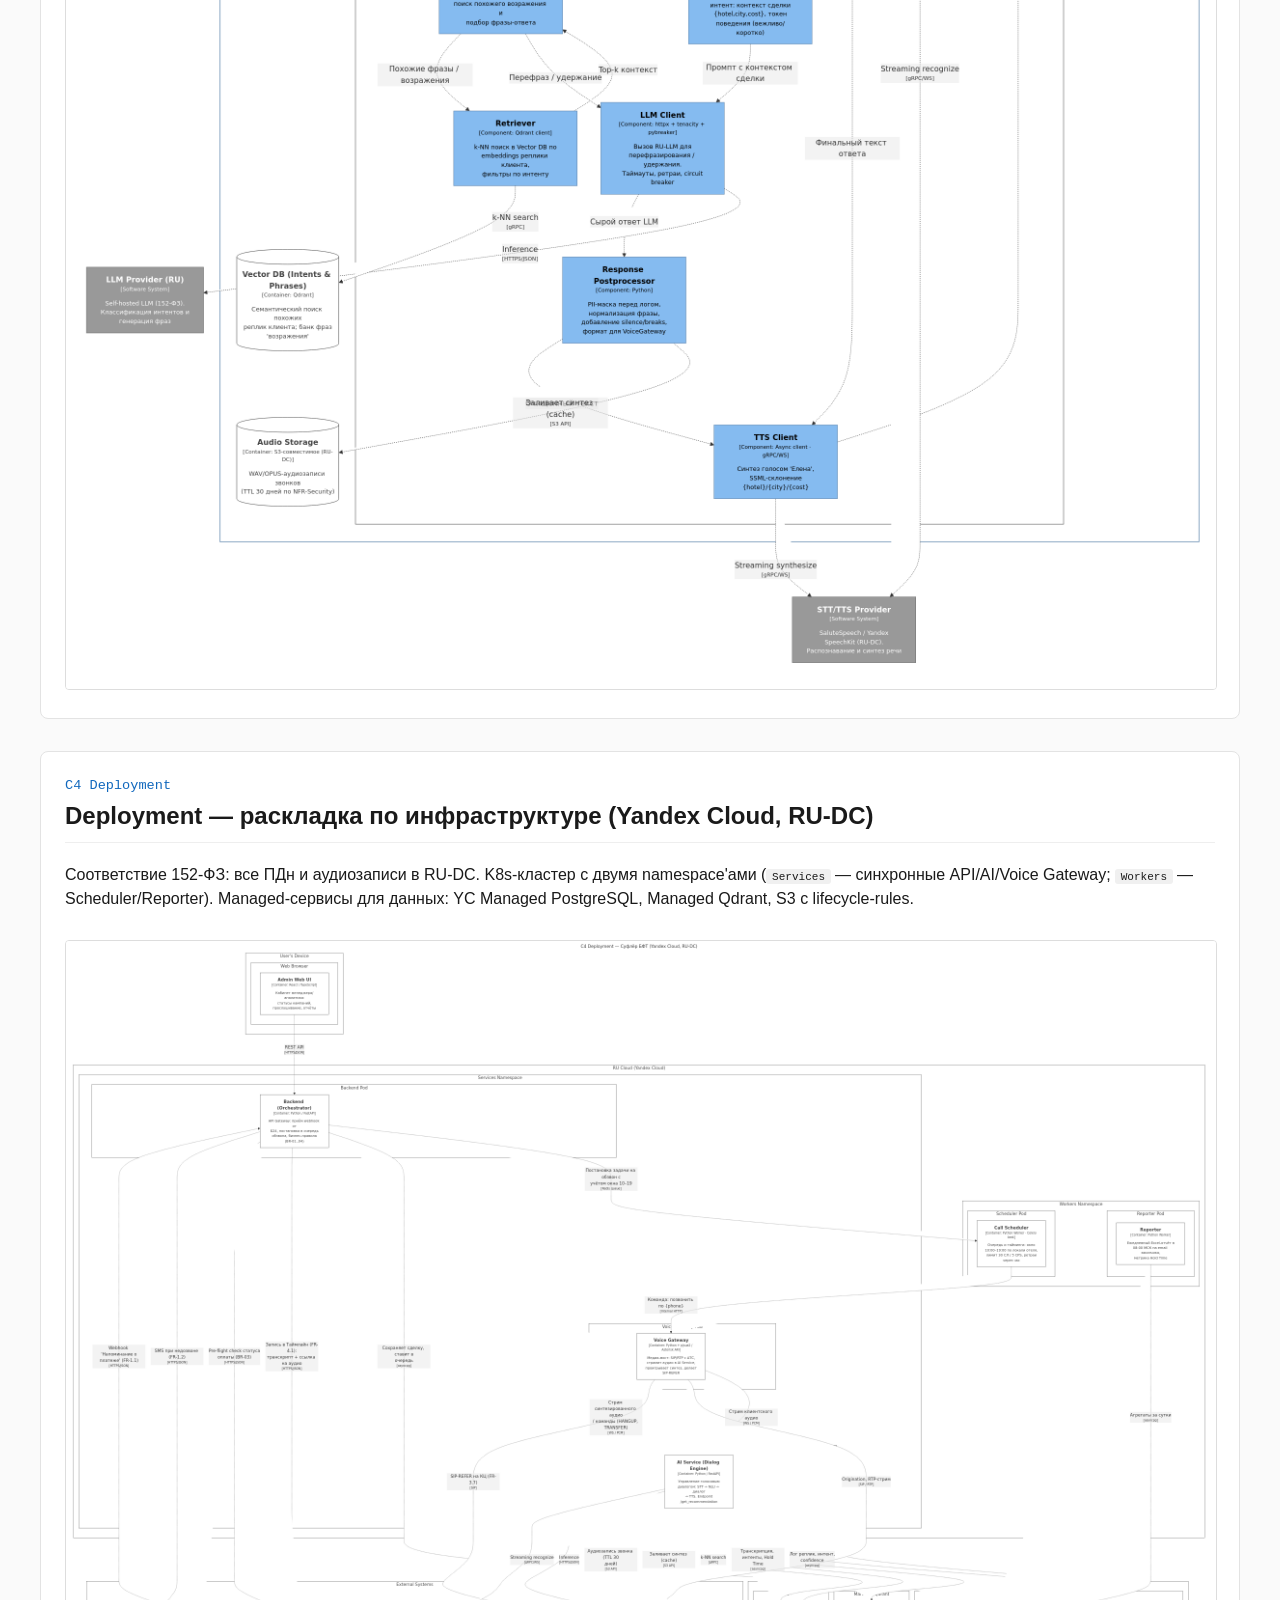
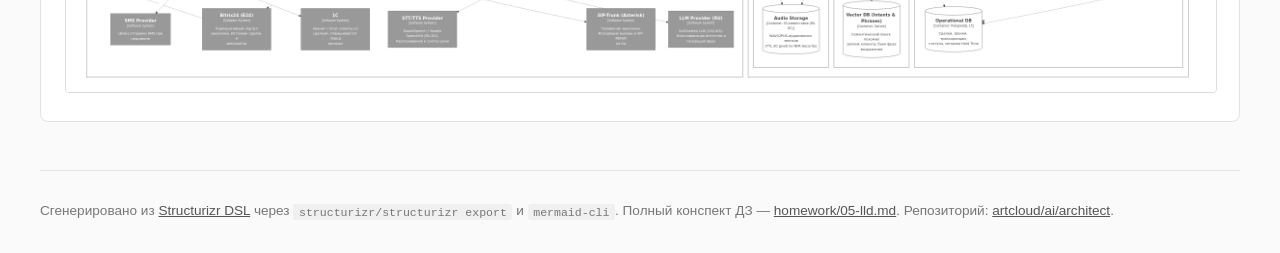
<file: 02-architecture/artifacts/diagrams/index.html>
<!doctype html>
<html lang="ru">
<head>
  <meta charset="utf-8">
  <title>Суфлёр БФТ — C4 диаграммы (ДЗ-05, OTUS AI-Архитектор)</title>
  <meta name="viewport" content="width=device-width,initial-scale=1">
  <style>
    body { font-family: -apple-system, BlinkMacSystemFont, "Segoe UI", Roboto, sans-serif;
           max-width: 1200px; margin: 2rem auto; padding: 0 1.5rem; color: #1a1a1a;
           line-height: 1.55; background: #fafafa; }
    h1 { margin-bottom: 0.25rem; }
    .subtitle { color: #555; margin-top: 0; }
    .meta { background: #fff; border: 1px solid #e3e3e3; border-radius: 8px;
            padding: 1rem 1.25rem; margin: 1.5rem 0; }
    .meta dl { display: grid; grid-template-columns: max-content 1fr;
               column-gap: 1rem; row-gap: 0.35rem; margin: 0; }
    .meta dt { color: #666; font-weight: 600; }
    .meta dd { margin: 0; }
    nav { display: flex; gap: 0.75rem; flex-wrap: wrap; margin-bottom: 2rem; }
    nav a { background: #1168bd; color: #fff; text-decoration: none;
            padding: 0.45rem 0.85rem; border-radius: 6px; font-size: 0.9rem; }
    nav a:hover { background: #0d4f8c; }
    nav a.secondary { background: #555; }
    section { background: #fff; border: 1px solid #e3e3e3; border-radius: 8px;
              padding: 1.25rem 1.5rem; margin-bottom: 2rem; }
    section h2 { margin-top: 0; padding-bottom: 0.5rem; border-bottom: 1px solid #eee; }
    section img { width: 100%; height: auto; border: 1px solid #ddd;
                  border-radius: 4px; background: #fff; margin-top: 0.75rem; }
    .level { font-family: "SF Mono", Menlo, Consolas, monospace;
             font-size: 0.85rem; color: #1168bd; }
    .footer { color: #777; font-size: 0.85rem; margin-top: 3rem; padding-top: 1rem;
              border-top: 1px solid #e3e3e3; }
    .footer a { color: #555; }
    code { background: #f0f0f0; padding: 0.1rem 0.35rem; border-radius: 3px;
           font-size: 0.85em; }
  </style>
</head>
<body>
  <h1>Суфлёр БФТ — Voice AI Assistant</h1>
  <p class="subtitle">C4-диаграммы и OpenAPI к ДЗ-05 курса OTUS «AI-Архитектор»</p>

  <div class="meta">
    <dl>
      <dt>Кейс:</dt><dd>Голосовой AI-ассистент для исходящего обзвона клиентов отеля по бронированиям (БФТ-кейс из урока 2)</dd>
      <dt>Студент:</dt><dd>Зубик Александр</dd>
      <dt>Стек:</dt><dd>Python/FastAPI · React · PostgreSQL · Qdrant · Asterisk SIP · Yandex Cloud (RU-DC)</dd>
      <dt>Источник DSL:</dt><dd><a href="workspace.dsl">workspace.dsl</a> (Structurizr) · <a href="https://gitlab.com/artcloud/ai/architect/-/blob/main/02-architecture/homework/05-lld.md">homework/05-lld.md</a></dd>
      <dt>OpenAPI:</dt><dd><a href="openapi.yaml">openapi.yaml</a> · <a href="https://editor.swagger.io/?url=https://architect-5ffe23.gitlab.io/openapi.yaml">открыть в Swagger Editor</a></dd>
    </dl>
  </div>

  <nav>
    <a href="#c1">C1 Context</a>
    <a href="#c2">C2 Containers</a>
    <a href="#c3">C3 Components</a>
    <a href="#deployment">Deployment</a>
    <a class="secondary" href="workspace.dsl">workspace.dsl</a>
    <a class="secondary" href="openapi.yaml">openapi.yaml</a>
  </nav>

  <section id="c1">
    <span class="level">C4 Level 1</span>
    <h2>System Context — кто пользуется системой и с чем она интегрирована</h2>
    <p>Триггер из Б24 (webhook «Напоминание о платеже») → проверка статуса оплаты в 1С → исходящий звонок через SIP-Trunk (Asterisk) → клиент. Эскалация на оператора КЦ через SIP-REFER. Внешние AI-сервисы: STT/TTS-провайдер (SaluteSpeech/YC SpeechKit), self-hosted RU-LLM. SMS-провайдер для fallback при недозвоне (FR-1.2).</p>
    <img src="structurizr-ContextDiagram.png" alt="C4 Level 1: System Context — Суфлёр БФТ">
  </section>

  <section id="c2">
    <span class="level">C4 Level 2</span>
    <h2>Containers — обязательные блоки из ТЗ и что в них</h2>
    <p>9 контейнеров: <strong>Admin UI (Frontend)</strong>, <strong>Backend Orchestrator</strong>, <strong>AI Service (Dialog Engine)</strong>, <strong>Voice Gateway</strong> (медиа-мост SIP/RTP ↔ внутреннее аудио), <strong>Call Scheduler</strong> (окно 10:00–19:00, 30 СЛ / 5 CPS), <strong>Reporter</strong> (ежедневный Excel в 08:00 МСК), <strong>SQL DB</strong> (PostgreSQL — сделки/звонки/транскрипции), <strong>Vector DB</strong> (Qdrant — банк фраз/возражений), <strong>Audio Storage</strong> (S3, TTL 30 дней по 152-ФЗ).</p>
    <img src="structurizr-ContainerDiagram.png" alt="C4 Level 2: Containers — Суфлёр БФТ">
  </section>

  <section id="c3">
    <span class="level">C4 Level 3</span>
    <h2>Components — внутри AI Service (Dialog Engine)</h2>
    <p>10 компонентов: <code>Controller</code> (HTTP/WS, эндпоинт <code>/get_recommendation</code>), <code>STT Client</code>, <code>NLU Intent Classifier</code> (классификация FR-3.1…3.7), <code>Dialogue Manager</code> (FSM с BR-01…04), <code>RAG Manager</code> + <code>Retriever</code> (поиск похожих возражений в Qdrant — путь для FR-3.5 «дорого»), <code>Prompt Template Factory</code>, <code>LLM Client</code> (с tenacity + pybreaker), <code>TTS Client</code> (голос «Елена»), <code>Response Postprocessor</code> (PII-маска).</p>
    <img src="structurizr-AIService_Components_View.png" alt="C4 Level 3: Components — AI Service">
  </section>

  <section id="deployment">
    <span class="level">C4 Deployment</span>
    <h2>Deployment — раскладка по инфраструктуре (Yandex Cloud, RU-DC)</h2>
    <p>Соответствие 152-ФЗ: все ПДн и аудиозаписи в RU-DC. K8s-кластер с двумя namespace'ами (<code>Services</code> — синхронные API/AI/Voice Gateway; <code>Workers</code> — Scheduler/Reporter). Managed-сервисы для данных: YC Managed PostgreSQL, Managed Qdrant, S3 с lifecycle-rules.</p>
    <img src="structurizr-DeploymentDiagram.png" alt="C4 Deployment — Суфлёр БФТ">
  </section>

  <div class="footer">
    <p>
      Сгенерировано из <a href="workspace.dsl">Structurizr DSL</a> через <code>structurizr/structurizr export</code> и <code>mermaid-cli</code>.
      Полный конспект ДЗ — <a href="https://gitlab.com/artcloud/ai/architect/-/blob/main/02-architecture/homework/05-lld.md">homework/05-lld.md</a>.
      Репозиторий: <a href="https://gitlab.com/artcloud/ai/architect">artcloud/ai/architect</a>.
    </p>
  </div>
</body>
</html>
</file>
